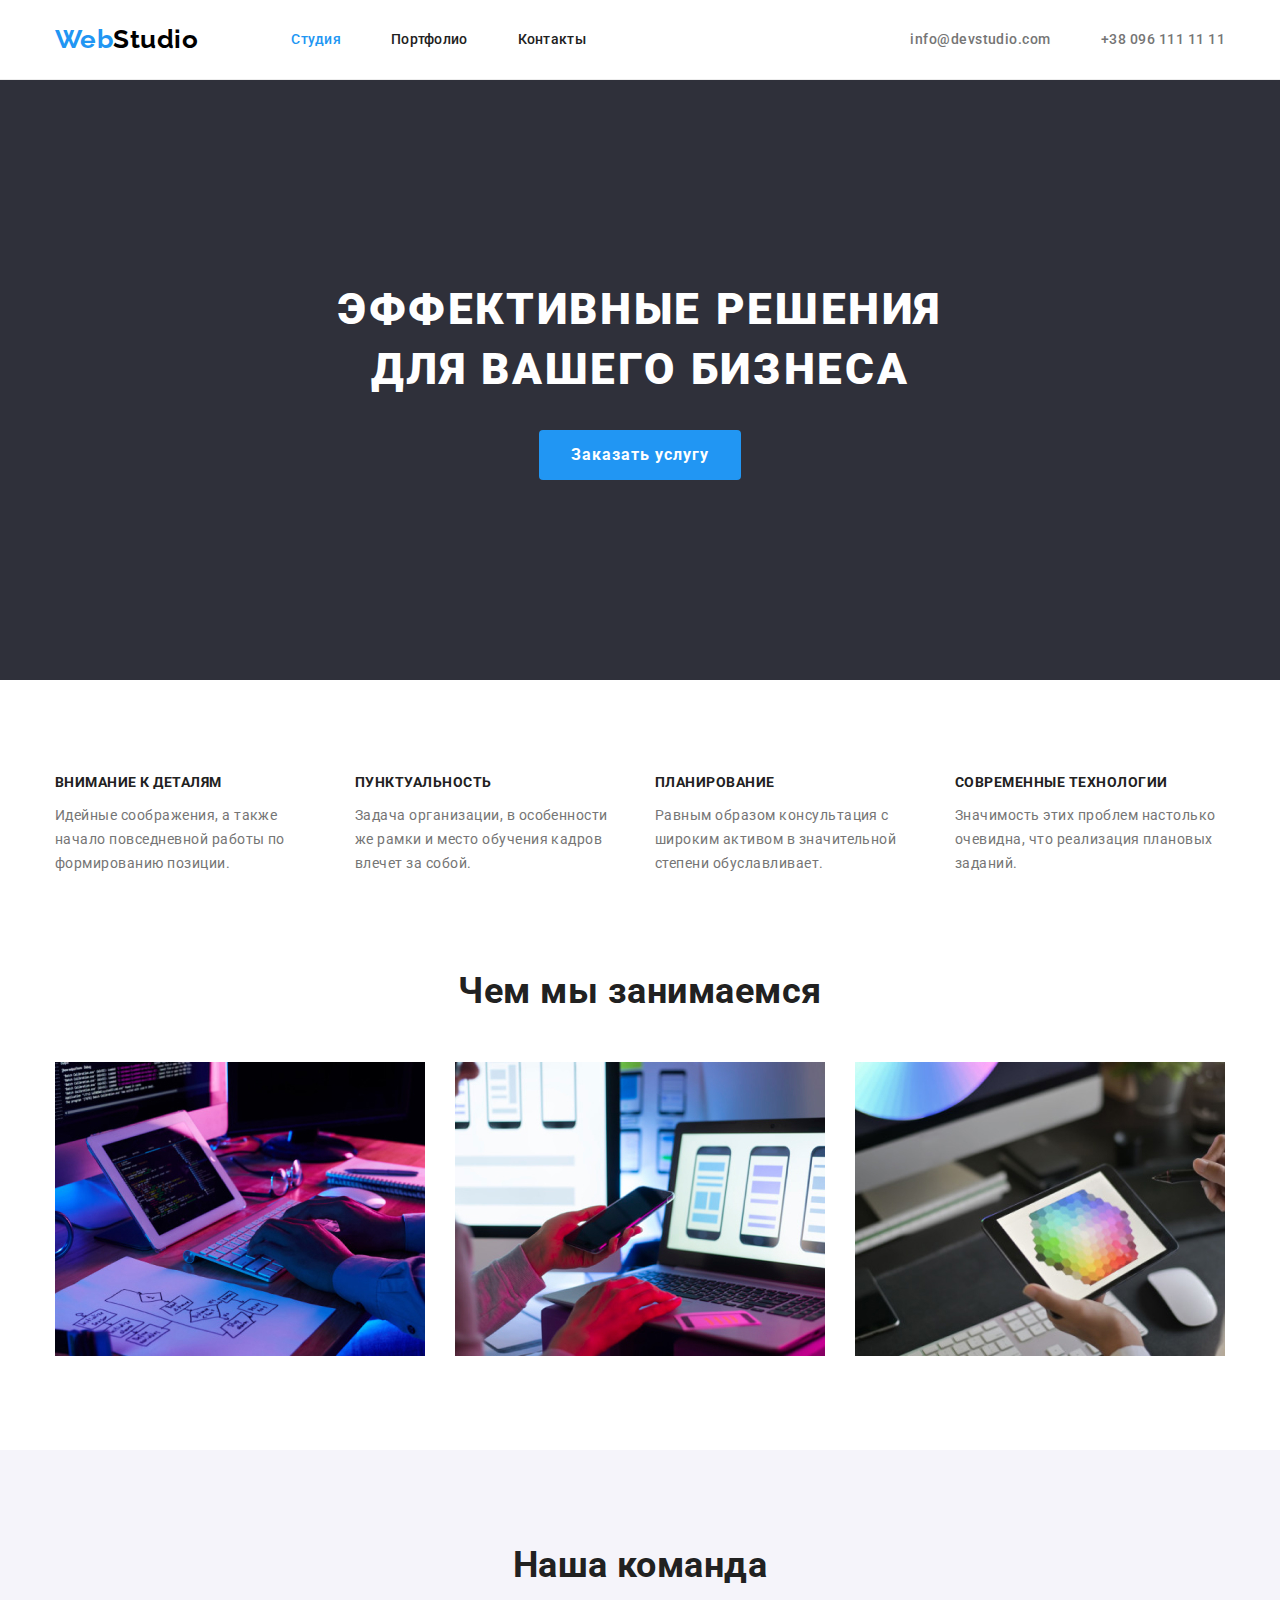
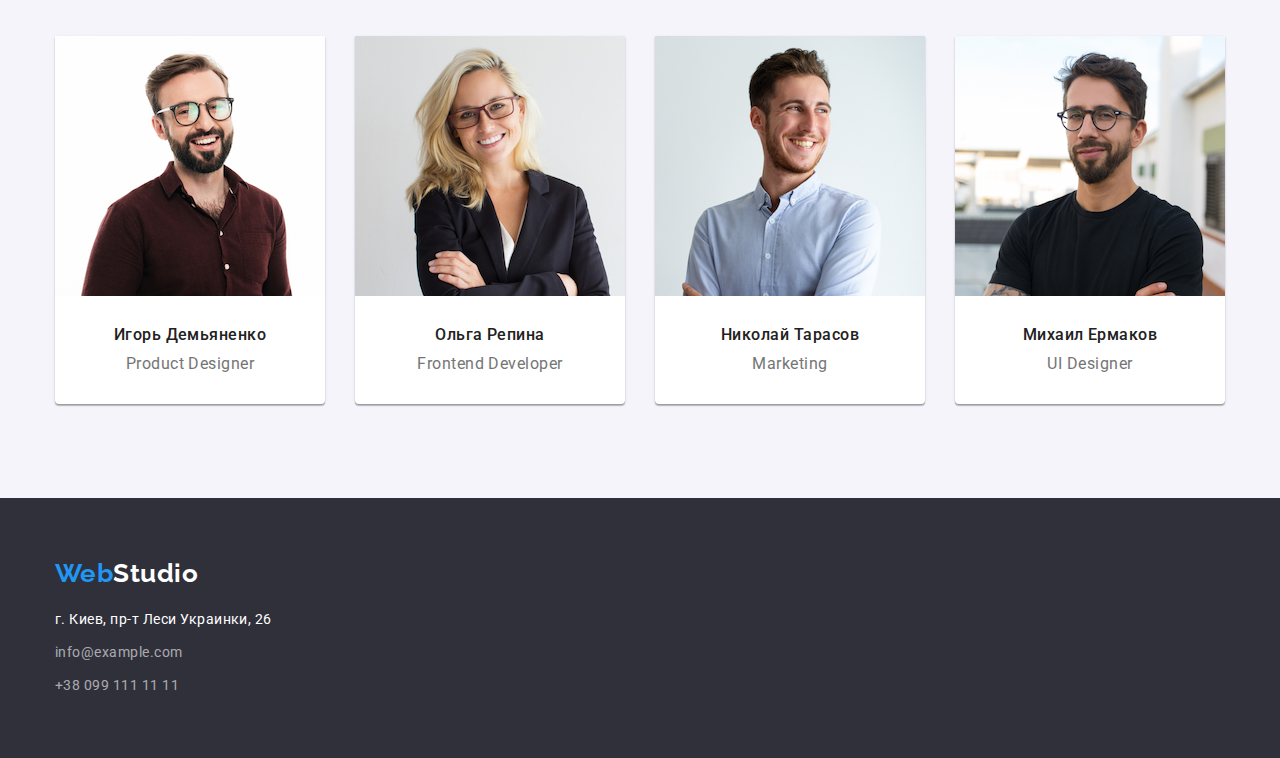
<file: index.html>
<!DOCTYPE html>
<html lang="ru">
  <head>
    <meta charset="UTF-8" />
    <meta name="viewport" content="width=device-width, initial-scale=1.0" />
    <title>WebStudio</title>
    <link rel="preconnect" href="https://fonts.gstatic.com" />
    <link
      href="https://fonts.googleapis.com/css2?family=Raleway:wght@700&family=Roboto:wght@400;500;700;900&display=swap"
      rel="stylesheet"
    />
    <link rel="stylesheet" href="https://cdnjs.cloudflare.com/ajax/libs/modern-normalize/1.0.0/modern-normalize.min.css">
    <link rel="stylesheet" href="./css/styles.css" />
  </head>
  <body>
    <header class="page-header">
      <div class="container">
        <nav class="navigation">
          <a href="./index.html" class="logo"><span>Web</span>Studio</a>
          <ul class="site-nav list">
            <li class="nav-item"><a href="./index.html" class="link current">Студия</a></li>
            <li class="nav-item"><a href="./portfolio.html" class="link">Портфолио</a></li>
            <li class="nav-item"><a href="" class="link">Контакты</a></li>
          </ul>
        </nav>
        <a href="mailto:info@devstudio.com" class="contacts mail">info@devstudio.com</a>
        <a href="tel:+380961111111" class="contacts tel">+38 096 111 11 11</a>
      </div>
    </header>
    <main>
      <section class="section hero">
        <div class="container">
          <h1 class="hero-title">Эффективные решения </br> для вашего бизнеса</h1>
          <button class="button" type="button">Заказать услугу</button>
        </div>
      </section>
      <section class="section advantages">
        <div class="container">
          <ul class="advantages-list list">
            <li class="advantages-list-item">
              <h3 class="title">Внимание к деталям</h3>
              <p>
                Идейные соображения, а также начало повседневной работы по
                формированию позиции.
              </p>
            </li>
            <li class="advantages-list-item">
              <h3 class="title">Пунктуальность</h3>
              <p>
                Задача организации, в особенности же рамки и место обучения кадров
                влечет за собой.
              </p>
            </li>
            <li class="advantages-list-item">
              <h3 class="title">Планирование</h3>
              <p>
                Равным образом консультация с широким активом в значительной
                степени обуславливает.
              </p>
            </li>
            <li class="advantages-list-item">
              <h3 class="title">Современные технологии</h3>
              <p>
                Значимость этих проблем настолько очевидна, что реализация
                плановых заданий.
              </p>
            </li>
          </ul>
        </div>
      </section>
      <section class="section features">
        <div class="container">
          <h2 class="title">Чем мы занимаемся</h2>
            <ul class="features-list list">
              <li class="features-list-item">
                <img width="370px" src="./images/box_1.jpeg" alt="layout" />
              </li>
              <li class="features-list-item">
                <img
                  width="370px"
                  src="./images/box_2.jpeg"
                  alt="adaptive_design"
                />
              </li>
              <li class="features-list-item">
                <img width="370px" src="./images/box_3.jpeg" alt="design" />
              </li>
            </ul>
        </div>
      </section>
      <section class="section team">
        <div class="container">
          <h2 class="title">Наша команда</h2>
          <ul class="team-list list">
            <li class="team-list-item">
              <img width="270px" src="./images/team_1.jpeg" alt="ihor" />
              <div class="team-name">
              <h3 class="title">Игорь Демьяненко</h3>
              <p>Product Designer</p>
              </div>
            </li>
            <li class="team-list-item">
              <img width="270px" src="./images/team_2.jpeg" alt="olha" />
              <div class="team-name">
                <h3 class="title">Ольга Репина</h3>
                <p>Frontend Developer</p>
              </div>
            </li>
            <li class="team-list-item">
              <img width="270px" src="./images/team_3.jpeg" alt="nick" />
              <div class="team-name">
                <h3 class="title">Николай Тарасов</h3>
                <p>Marketing</p>
              </div>
            </li>
            <li class="team-list-item">
              <img width="270px" src="./images/team_4.jpeg" alt="michael" />
              <div class="team-name">
                <h3 class="title">Михаил Ермаков</h3>
                <p>UI Designer</p>
              </div>
            </li>
          </ul>
        </div>
      </section>
    </main>
    <footer class="footer">
      <div class="container">
        <ul class="footer-list">
          <li class="footer-list-item">
            <a href="./index.html" class="logo"><span>Web</span>Studio</a>
            <address>г. Киев, пр-т Леси Украинки, 26</address>
            <a href="mailto:info@example.com" class="contacts">info@example.com</a>
            <a href="tel:+380991111111" class="contacts">+38 099 111 11 11</a>
          </li>
        </ul>
      </div>
    </footer>
  </body>
</html>
</file>
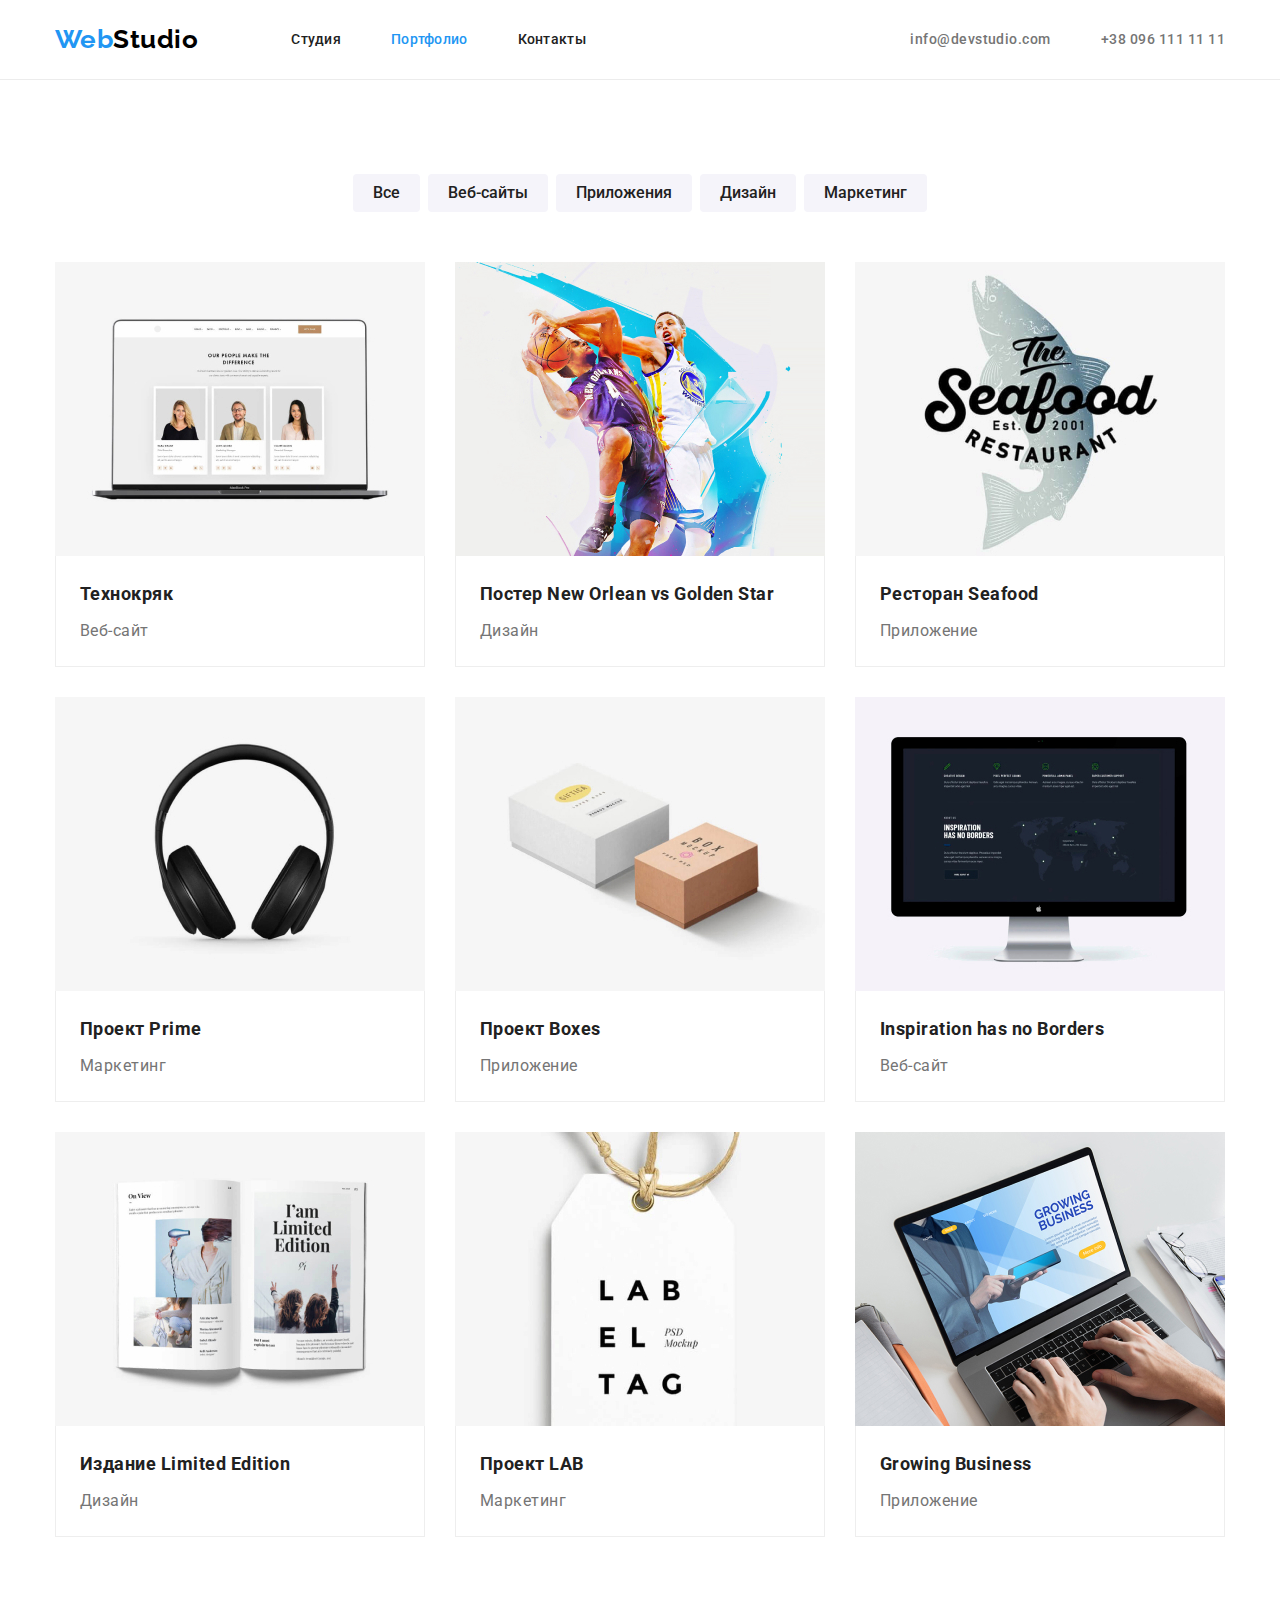
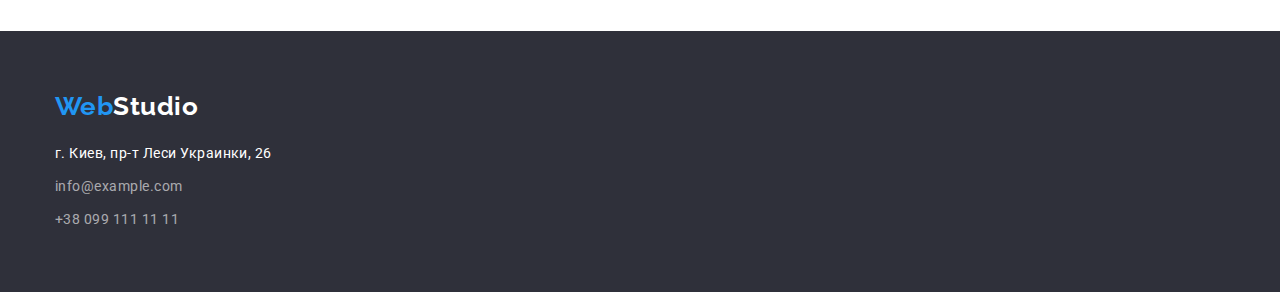
<file: portfolio.html>
<!DOCTYPE html>
<html lang="ru">
  <head>
    <meta charset="UTF-8" />
    <meta name="viewport" content="width=device-width, initial-scale=1.0" />
    <title>Web Studio</title>
    <link rel="preconnect" href="https://fonts.gstatic.com" />
    <link
      href="https://fonts.googleapis.com/css2?family=Raleway:wght@700&family=Roboto:wght@400;500;700;900&display=swap"
      rel="stylesheet"
    />
    <link
      rel="stylesheet"
      href="https://cdnjs.cloudflare.com/ajax/libs/modern-normalize/1.0.0/modern-normalize.min.css"
    />
    <link rel="stylesheet" href="./css/styles.css" />
  </head>
  <body>
    <header class="page-header">
      <div class="container">
        <nav class="navigation">
          <a href="./index.html" class="logo"><span>Web</span>Studio</a>
          <ul class="site-nav list">
            <li class="nav-item">
              <a href="./index.html" class="link">Студия</a>
            </li>
            <li class="nav-item">
              <a href="./portfolio.html" class="link current">Портфолио</a>
            </li>
            <li class="nav-item"><a href="" class="link">Контакты</a></li>
          </ul>
        </nav>
        <a href="mailto:info@devstudio.com" class="contacts mail"
          >info@devstudio.com</a
        >
        <a href="tel:+380961111111" class="contacts tel">+38 096 111 11 11</a>
      </div>
    </header>
    <main>
      <!-- Buttons list -->
      <section class="section portfolio">
        <div class="container">
          <ul class="portfolio-list list">
            <li class="portfolio-list-item">
              <button class="button" type="button">Все</button>
            </li>
            <li class="portfolio-list-item">
              <button class="button" type="button">Веб-сайты</button>
            </li>
            <li class="portfolio-list-item">
              <button class="button" type="button">Приложения</button>
            </li>
            <li class="portfolio-list-item">
              <button class="button" type="button">Дизайн</button>
            </li>
            <li class="portfolio-list-item">
              <button class="button" type="button">Маркетинг</button>
            </li>
          </ul>
          <ul class="samples-list list">
            <li class="samples-list-item">
              <a href="">
                <img
                  src="./images/technocrack.jpeg"
                  alt="laptop"
                  width="370px"
                />
                <div class="samples-name">
                  <h2 class="title">Технокряк</h2>
                  <p>Веб-сайт</p>
                </div>
              </a>
            </li>
            <li class="samples-list-item">
              <a href="">
                <img
                  src="./images/neworleanvsgoldenstar.jpeg"
                  alt="basketball"
                  width="370px"
                />
                <div class="samples-name">
                  <h2 class="title">Постер New Orlean vs Golden Star</h2>
                  <p>Дизайн</p>
                </div>
              </a>
            </li>
            <li class="samples-list-item">
              <a href="">
                <img src="./images/seafood.jpeg" alt="fish" width="370px" />
                <div class="samples-name">
                  <h2 class="title">Ресторан Seafood</h2>
                  <p>Приложение</p>
                </div>
              </a>
            </li>
            <li class="samples-list-item">
              <a href="">
                <img
                  src="./images/project_prime.jpeg"
                  alt="headphones"
                  width="370px"
                />
                <div class="samples-name">
                  <h2 class="title">Проект Prime</h2>
                  <p>Маркетинг</p>
                </div>
              </a>
            </li>
            <li class="samples-list-item">
              <a href="">
                <img
                  src="./images/project_boxes.jpeg"
                  alt="boxes"
                  width="370px"
                />
                <div class="samples-name">
                  <h2 class="title">Проект Boxes</h2>
                  <p>Приложение</p>
                </div>
              </a>
            </li>
            <li class="samples-list-item">
              <a href="">
                <img
                  src="./images/inspiration_noborders.jpeg"
                  alt="computer"
                  width="370px"
                />
                <div class="samples-name">
                  <h2 class="title">Inspiration has no Borders</h2>
                  <p>Веб-сайт</p>
                </div>
              </a>
            </li>
            <li class="samples-list-item">
              <a href="">
                <img
                  src="./images/limited_edition.jpeg"
                  alt="book"
                  width="370px"
                />
                <div class="samples-name">
                  <h2 class="title">Издание Limited Edition</h2>
                  <p>Дизайн</p>
                </div>
              </a>
            </li>
            <li class="samples-list-item">
              <a href="">
                <img
                  src="./images/project_lab.jpeg"
                  alt="label"
                  width="370px"
                />
                <div class="samples-name">
                  <h2 class="title">Проект LAB</h2>
                  <p>Маркетинг</p>
                </div>
              </a>
            </li>
            <li class="samples-list-item">
              <a href="">
                <img
                  src="./images/growin_business.jpeg"
                  alt="laptop"
                  width="370px"
                />
                <div class="samples-name">
                  <h2 class="title">Growing Business</h2>
                  <p>Приложение</p>
                </div>
              </a>
            </li>
          </ul>
        </div>
      </section>
    </main>
    <footer class="footer">
      <div class="container">
        <ul class="footer-list">
          <li class="footer-list-item">
            <a href="./index.html" class="logo"><span>Web</span>Studio</a>
            <address>г. Киев, пр-т Леси Украинки, 26</address>
            <a href="mailto:info@example.com" class="contacts"
              >info@example.com</a
            >
            <a href="tel:+380991111111" class="contacts">+38 099 111 11 11</a>
          </li>
        </ul>
      </div>
    </footer>
  </body>
</html>
</file>
<file: css/styles.css>
/* general color scheme */
/* active color: #2196F3 */
/* h color: #212121 */
/* p color: #757575 */
/* bg color : #E5E5E5 */
/* header bg color: #FFFFFF */

/* font-family: 'Raleway', sans-serif;
font-family: 'Roboto', sans-serif; */

html {
  box-sizing: border-box;
}

*,
*::before,
*::after {
  box-sizing: inherit;
}

ul,
ol {
  margin: 0;
  padding: 0;
  list-style: none;
}

:root {
  --primary-text-color: #757575;
  --accent-color: #2196f3;
  --title-text-color: #212121;
  --main-bg-color: #ffffff;
  --secondary-bg-color: #f5f4fa;
  --section-hero-footer-bg: #2f303a;
}

h1,
h2,
h3,
h4,
h5,
h6,
p {
  margin-top: 0;
}

p {
  margin-bottom: 20px;
}
p:last-child {
  margin-bottom: 0;
}

body {
  color: var(--primary-text-color);
  font-family: "Roboto", sans-serif;
  background-color: var(--main-bg-color);
  letter-spacing: 0.03em;
}

.list {
  list-style: none;
}

.title {
  color: var(--title-text-color);
}

.contacts {
  font-size: 14px;
  text-decoration: none;
}

.page-header .contacts {
  color: var(--primary-text-color);
  font-weight: 500;
  line-height: 1.17;
}

.logo {
  font-family: "Raleway", sans-serif;
  font-weight: 700;
  font-size: 26px;
  line-height: 1.17;
  text-decoration: none;
  margin-right: 93px;
}

img {
  display: block;
  max-width: 100%;
  height: auto;
}

.logo span {
  color: var(--accent-color);
}

.page-header .logo {
  color: #000000;
}

.contacts.mail {
  margin-left: auto;
  margin-right: 50px;
}

.page-header {
  background-color: var(--main-bg-color);
  padding-top: 24px;
  padding-bottom: 25px;
  border-bottom: solid 1px #ececec;
}

.container {
  width: 1200px;
  margin-left: auto;
  margin-right: auto;
  padding-left: 15px;
  padding-right: 15px;
}

.page-header .container {
  display: flex;
  align-items: center;
}

.navigation {
  display: flex;
  align-items: center;
}

.footer {
  background-color: var(--section-hero-footer-bg);
}

.site-nav .link {
  color: var(--title-text-color);
  font-size: 14px;
  line-height: 1.17;
  font-weight: 500;
  text-decoration: none;
  letter-spacing: 0.02em;
}

.nav-item:not(:last-child) {
  margin-right: 50px;
}

.site-nav.list {
  display: flex;
  align-items: center;
  padding-left: 0;
}

.link.current {
  color: var(--accent-color);
}

.site-nav .link:hover,
.site-nav .link:focus {
  color: var(--accent-color);
}

.section {
  padding-top: 94px;
  padding-bottom: 94px;
}

.section.hero {
  background-color: var(--section-hero-footer-bg);
  padding-bottom: 200px;
  padding-top: 200px;
}

.section.features {
  padding-top: 0;
}

.hero .container {
  display: flex;
  flex-direction: column;
  align-items: center;
}

.hero-title {
  color: #ffffff;
  font-weight: 900;
  font-size: 44px;
  line-height: 1.36;
  text-transform: uppercase;
  letter-spacing: 0.06em;
  margin-bottom: 30px;
  text-align: center;
}

.button {
  cursor: pointer;
}

.hero button {
  color: #ffffff;
  background-color: var(--accent-color);
  font-weight: 700;
  font-size: 16px;
  line-height: 1.875;
  border-radius: 4px;
  border: 0;
  letter-spacing: 0.06em;
  padding: 10px 32px;
}

.section.advantages {
  background-color: var(--main-bg-color);
}

.advantages-list {
  display: flex;
  flex-wrap: wrap;
  margin-left: -30px;
  margin-top: -30px;
}

.advantages-list-item {
  margin-left: 30px;
  margin-top: 30px;
  flex-basis: calc((100% - 4 * 30px) / 4);
}

.advantages-list .title {
  font-weight: 700;
  font-size: 14px;
  line-height: 1.17;
  text-transform: uppercase;
}

.advantages-list p {
  font-size: 14px;
  line-height: 1.71;
}

.features-list {
  display: flex;
  flex-wrap: wrap;
  margin-left: -30px;
  margin-top: -30px;
}

.features-list-item {
  margin-left: 30px;
  margin-top: 30px;
  flex-basis: calc((100% - 3 * 30px) / 3);
}

.section.team {
  background-color: #f5f4fa;
}

.team-list {
  display: flex;
  flex-wrap: wrap;
  margin-left: -30px;
  margin-top: -30px;
}

.team-name {
  padding-left: 10px;
  padding-right: 10px;
  padding-top: 30px;
  padding-bottom: 30px;
}

.team-list-item {
  margin-left: 30px;
  margin-top: 30px;
  flex-basis: calc((100% - 4 * 30px) / 4);
  background-color: #ffffff;
  box-shadow: 0px 1px 3px rgba(0, 0, 0, 0.12), 0px 1px 1px rgba(0, 0, 0, 0.14),
    0px 2px 1px rgba(0, 0, 0, 0.2);
  border-radius: 0px 0px 4px 4px;
}

.features .title,
.team .title {
  font-size: 36px;
  font-weight: 700;
  line-height: 1.17;
  text-align: center;
  margin-bottom: 50px;
}

.team-list .title {
  font-size: 16px;
  font-weight: 500;
  line-height: 1.17;
  margin-bottom: 10px;
}

.team-list p {
  font-size: 16px;
  line-height: 1.17;
  text-align: center;
}

.footer {
  padding-top: 60px;
  padding-bottom: 60px;
}

.footer-list {
  display: flex;
  flex-wrap: wrap;
  margin-left: -30px;
  margin-top: -30px;
}

.footer-list-item {
  margin-left: 30px;
  margin-top: 30px;
  flex-basis: calc((100% - 3 * 60px) / 3);
}

.footer .logo {
  margin-top: 60px;
  color: #ffffff;
}

.footer address {
  color: #ffffff;
  font-size: 14px;
  line-height: 1.71;
  font-style: normal;
  margin-top: 20px;
}

.footer .contacts {
  display: block;
  line-height: 1.71;
  color: rgba(255, 255, 255, 0.6);
  margin-top: 9px;
}

.contacts:hover,
.contacts:focus {
  color: var(--accent-color);
}

.portfolio-list .button {
  color: #212121;
  background-color: #f5f4fa;
  font-size: 16px;
  line-height: 1.625;
  font-weight: 500;
  border: 0;
  border-radius: 4px;
  padding-bottom: 6px;
  padding-top: 6px;
  padding-right: 20px;
  padding-left: 20px;
}

.portfolio-list {
  display: flex;
  justify-content: center;
  margin-bottom: 50px;
}

.samples-list {
  display: flex;
  flex-wrap: wrap;
  margin-left: -30px;
  margin-top: -30px;
}

.samples-list-item {
  margin-left: 30px;
  margin-top: 30px;
  flex-basis: calc((100% - 3 * 30px) / 3);
}

.portfolio-list-item:not(:first-child) {
  margin-left: 8px;
}

.portfolio-list .button:active,
.portfolio-list .button:hover {
  color: #ffffff;
  background-color: var(--accent-color);
}

.samples-list a {
  text-decoration: none;
}

.samples-list .title {
  font-size: 18px;
  font-weight: 700;
  line-height: 2;
  margin-bottom: 4px;
}

.samples-list p {
  font-size: 16px;
  line-height: 1.875;
  color: var(--primary-text-color);
}

.samples-name {
  padding-left: 24px;
  padding-bottom: 20px;
  padding-top: 20px;
  border-bottom: 1px solid #eeeeee;
  border-left: 1px solid #eeeeee;
  border-right: 1px solid #eeeeee;
}
</file>
